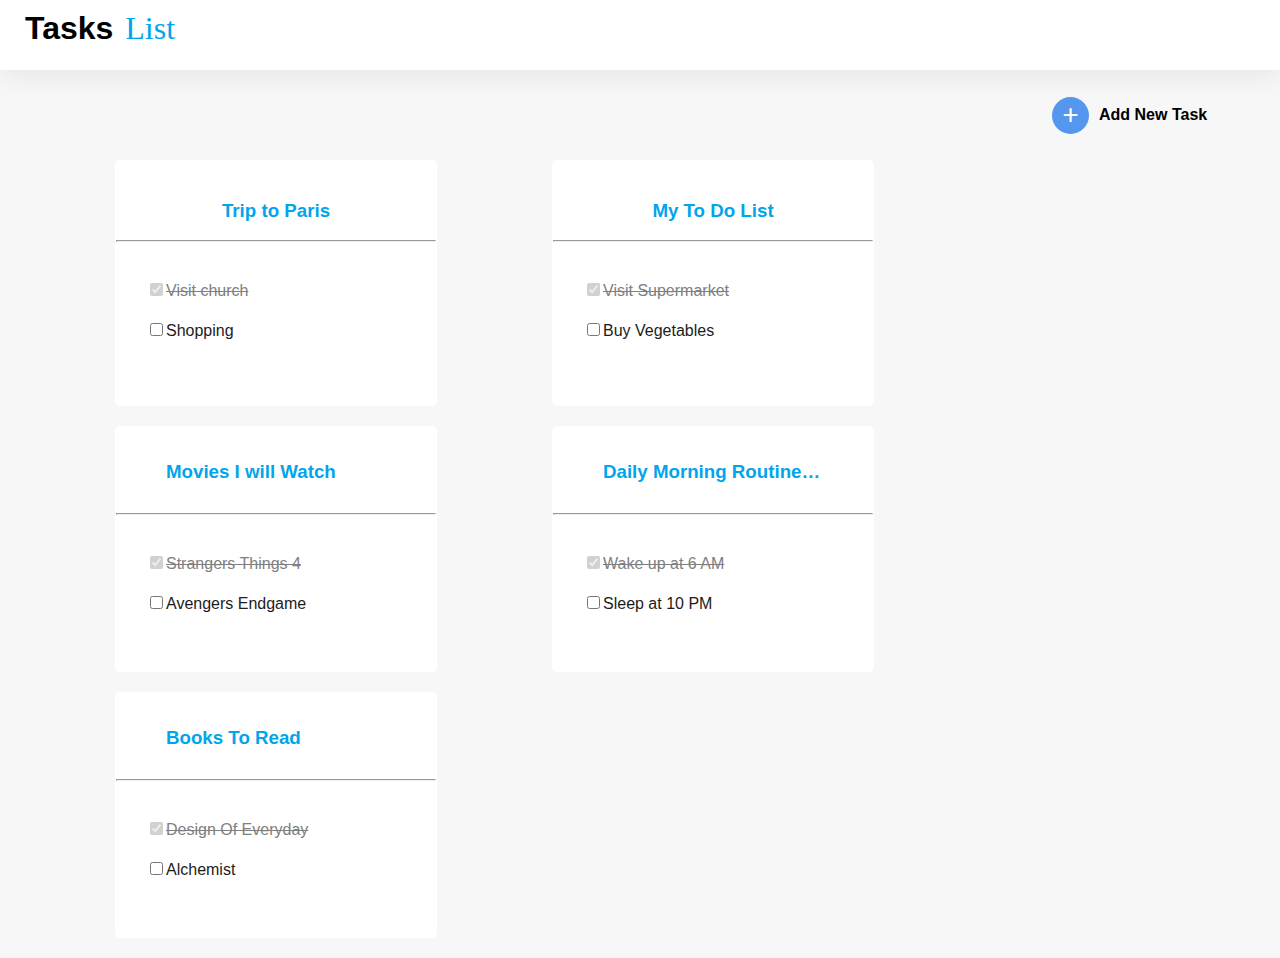
<file: index.html>
<!DOCTYPE html>
<html lang="en">
<head>
    <meta charset="UTF-8">
    <meta name="viewport" content="width=device-width, initial-scale=1.0">
    <title>Document</title>
    <link rel="stylesheet" href="./style.css">
</head>
<body>
    <nav class="navbar">
       
    <span id="Task">Tasks </span>
    <span id="List">List</span>
    </nav>

    
    <a href="./index2.html" class="icon">
       
        <span class="plus">+</span>
        <span class="addnewtask">Add New Task</span>
    </a>

    <div class="parent">
        <div class="box box1">
        <a href="./index3.html" id="Sa">
            <h3>Trip to Paris</h3>
        </a>
            
            <hr>
            <div class="check1">
            <input type="checkbox" name="place" id="place" value="church" disabled checked>Visit church</div>
            <div class="check2">
            <input type="checkbox" name="shopping" id="shopping" value="shopping">Shopping</div>
        </div>

        <div class="box box2">
            <h3>My To Do List</h3>
            
            <hr>
            <div class="check1">
            <input type="checkbox" name="place" id="place" value="church" disabled checked>Visit Supermarket</div>
            <div class="check2">
            <input type="checkbox" name="shopping" id="shopping" value="shopping">Buy Vegetables</div>
        </div>

       <div class="box box4">
            <h3 >Movies I will Watch</h3>
            
            <hr>
            <div class="check1">
            <input type="checkbox" name="place" id="place" value="church" disabled checked>Strangers Things 4</div>
            <div class="check2">
            <input type="checkbox" name="shopping" id="shopping" value="shopping">Avengers Endgame</div>
        </div>

        
       <div class="box box4">
        <h3 >Daily Morning Routine for...</h3>
        
        <hr>
        <div class="check1">
        <input type="checkbox" name="place" id="place" value="church" disabled checked>Wake up at 6 AM</div>
        <div class="check2">
        <input type="checkbox" name="shopping" id="shopping" value="shopping">Sleep at 10 PM</div>
    </div>


    
    <div class="box box4">
        <h3 >Books To Read</h3>
        
        <hr>
        <div class="check1">
        <input type="checkbox" name="place" id="place" value="church" disabled checked>Design Of Everyday</div>
        <div class="check2">
        <input type="checkbox" name="shopping" id="shopping" value="shopping">Alchemist</div>
    </div>
    </div>
</body>
</html>
</file>
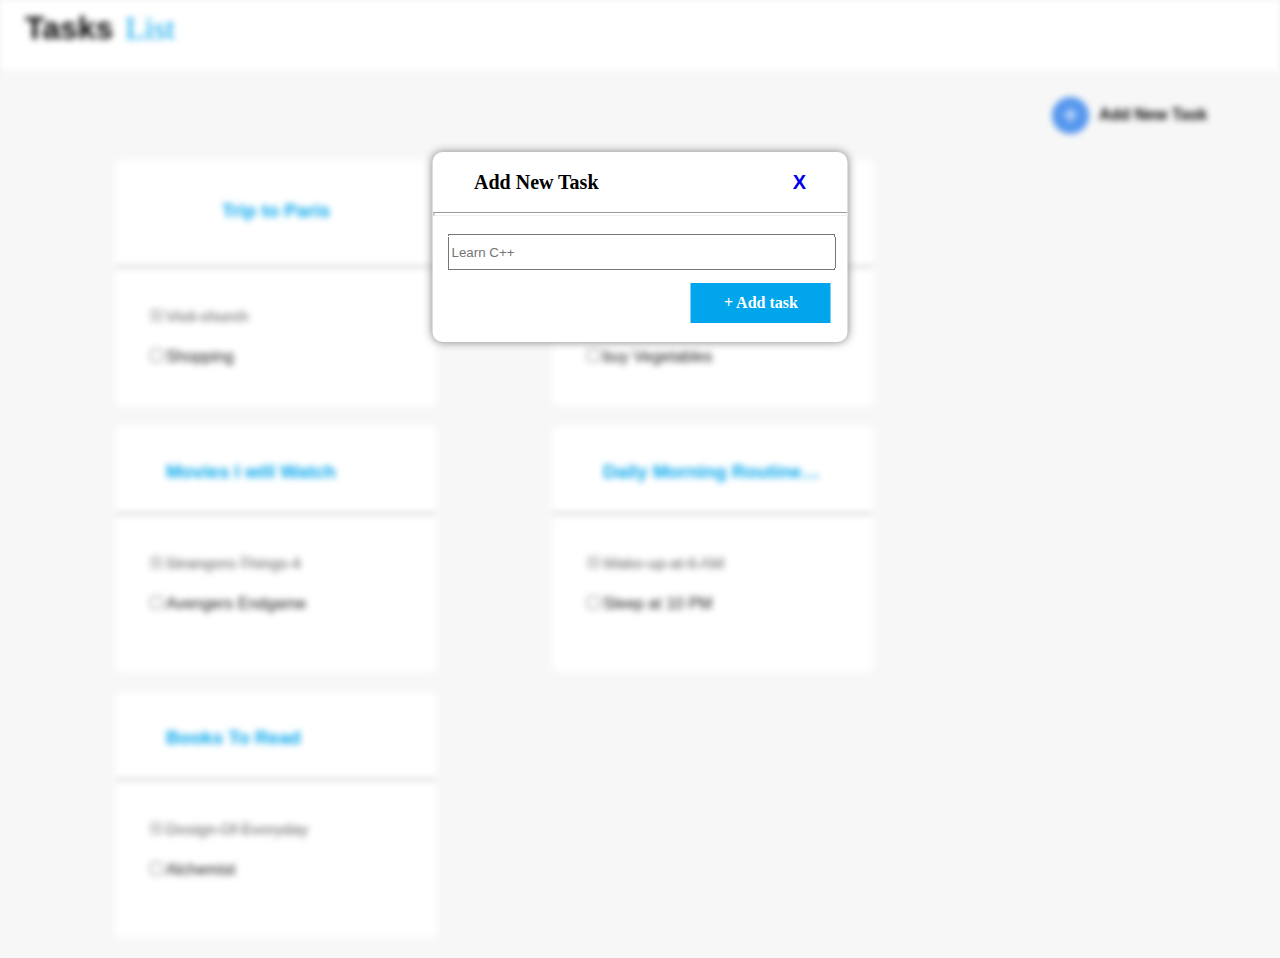
<file: index2.html>
<!DOCTYPE html>
<html lang="en">
<head>
    <meta charset="UTF-8">
    <meta name="viewport" content="width=device-width, initial-scale=1.0">
    <title>Document</title>
    <link rel="stylesheet" href="./style.css">
</head>
<body>
    <div class="parent1">
        <nav class="navbar">
            <!-- <ul>
                <li id="T">Tasks</li>
                <li id="L">List</li>
            </ul> -->
        <span id="Task">Tasks </span>
        <span id="List">List</span>
        </nav>
    
        <nav class="navbar1">
          
        </nav>
        <a href="./index2.html" class="icon">
           
            <span class="plus">+</span>
            <span class="addnewtask">Add New Task</span>
        </a>
    
        <div class="parent">
            <div class="box box1">
            <a href="./index3.html" id="Sa">
                <h3>Trip to Paris</h3>
            </a>
                <br>
                <hr>
                <div class="check1">
                <input type="checkbox" name="place" id="place" value="church" disabled checked>Visit church</div>
                <div class="check2">
                <input type="checkbox" name="shopping" id="shopping" value="shopping">Shopping</div>
            </div>
    
            <div class="box box2">
                <h3>My To Do List</h3>
                <br>
                <hr>
                <div class="check1">
                <input type="checkbox" name="place" id="place" value="church" disabled checked>Visit Supermarket</div>
                <div class="check2">
                <input type="checkbox" name="shopping" id="shopping" value="shopping">buy Vegetables</div>
            </div>
    
            <div class="box box4">
                <h3 >Movies I will Watch</h3>
                
                <hr>
                <div class="check1">
                <input type="checkbox" name="place" id="place" value="church" disabled checked>Strangers Things 4</div>
                <div class="check2">
                <input type="checkbox" name="shopping" id="shopping" value="shopping">Avengers Endgame</div>
            </div>
    
            
           <div class="box box4">
            <h3 >Daily Morning Routine for...</h3>
            
            <hr>
            <div class="check1">
            <input type="checkbox" name="place" id="place" value="church" disabled checked>Wake up at 6 AM</div>
            <div class="check2">
            <input type="checkbox" name="shopping" id="shopping" value="shopping">Sleep at 10 PM</div>
        </div>
    
    
        
        <div class="box box4">
            <h3 >Books To Read</h3>
            
            <hr>
            <div class="check1">
            <input type="checkbox" name="place" id="place" value="church" disabled checked>Design Of Everyday</div>
            <div class="check2">
            <input type="checkbox" name="shopping" id="shopping" value="shopping">Alchemist</div>
        </div>
    
        </div>
    </div>

    <div class="addnewtask1">
      <span class="addnewTaskText"> Add New Task  </span>
        <div class="cross">
            <a href="./index.html">X</a></div>
 
  
 
    <hr id="hr">  
    <input type="text" name="text" id="text" placeholder="Learn C++">

<a href="./index.html">
<div class="addtask">+ Add task</div>
        </a>

</div>
</body>
</html>
</file>
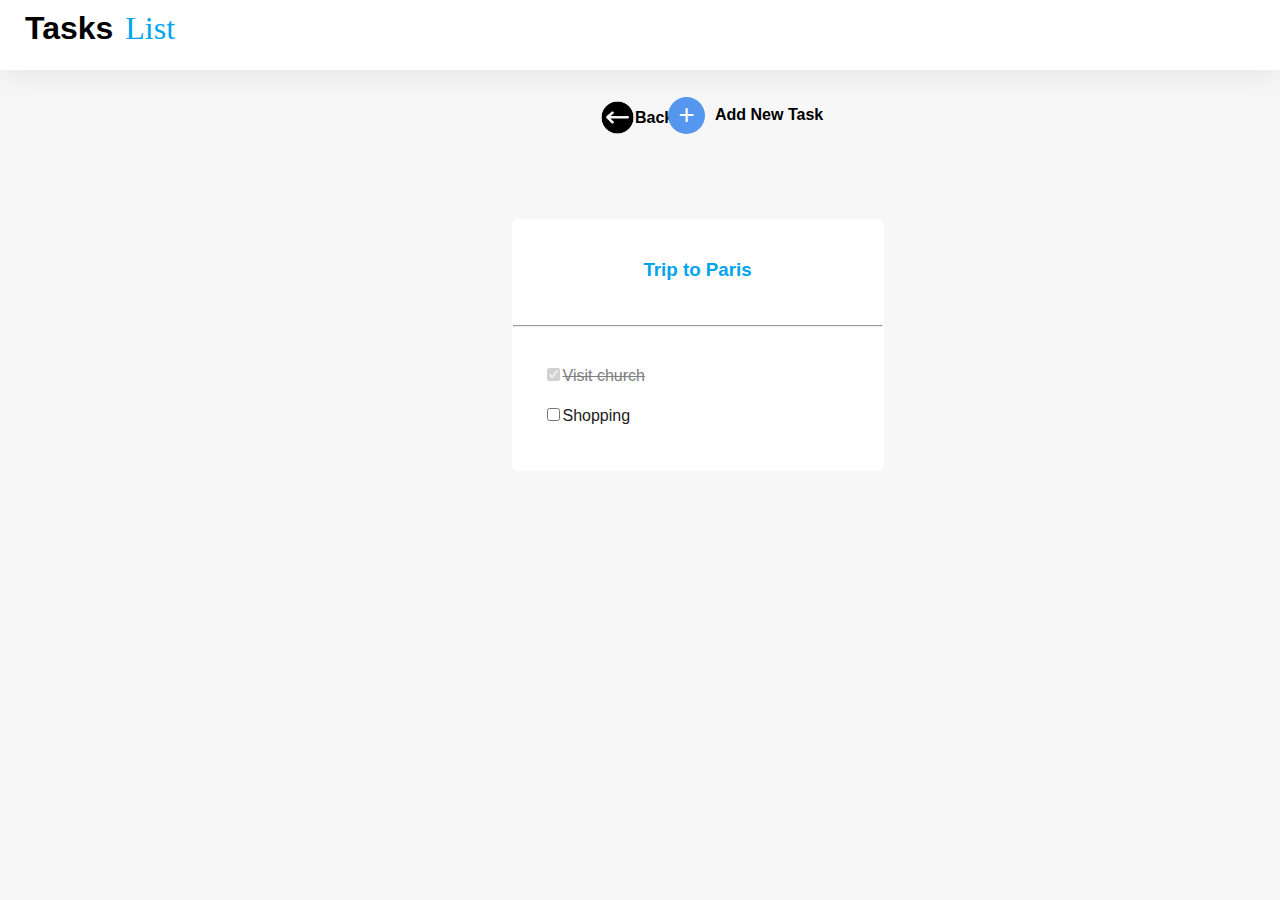
<file: index3.html>
<!DOCTYPE html>
<html lang="en">
<head>
    <meta charset="UTF-8">
    <meta name="viewport" content="width=device-width, initial-scale=1.0">
    <title>Document</title>
    <link rel="stylesheet" href="./style.css">
</head>
<body>
    <nav class="navbar">
       
    <span id="Task">Tasks </span>
    <span id="List">List</span>
    </nav>
  
  <div class="nav3">
    <a href="./index.html" class="back">
        <img src="./back.png" alt="Back button">
        <span class="back1">Back</span>
    </a>
    <a href="./index4.html" id="pg3NewTask" class="icon3">
       
        <span id="plus3" class="plus">+</span>
        <span class="addnewtask">Add New Task</span>
    </a>
  </div>
  
   
      
           

   <div class="parent" id="box6Parent">
        <div class="box6 box">
        <span id="pg3">
            <h3>Trip to Paris</h3>
        </span>
            <br>
            <hr>
            <div class="check1">
            <input type="checkbox" name="place" id="place" value="church" disabled checked>Visit church</div>
            <div class="check2">
            <input type="checkbox" name="shopping" id="shopping" value="shopping">Shopping</div>
        </div>
    </div>   
</body>
</html>
</file>
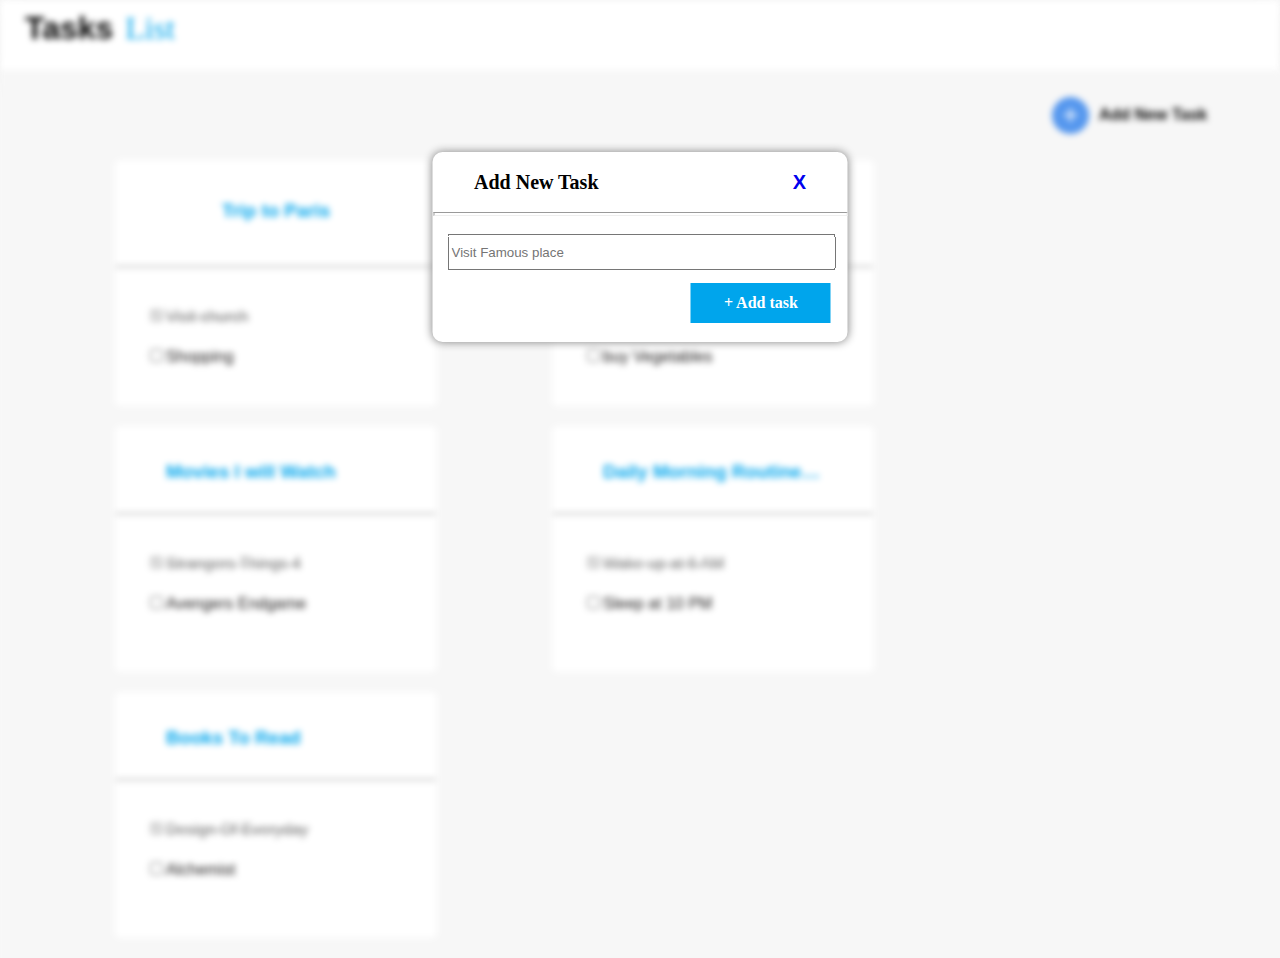
<file: index4.html>
<!DOCTYPE html>
<html lang="en">
<head>
    <meta charset="UTF-8">
    <meta name="viewport" content="width=device-width, initial-scale=1.0">
    <title>Document</title>
    <link rel="stylesheet" href="./style.css">
</head>
<body>
    <div class="parent1">
        <nav class="navbar">
           
        <span id="Task">Tasks </span>
        <span id="List">List</span>
        </nav>
    
        <nav class="navbar1">
          
        </nav>
        <a href="./index2.html" class="icon">
           
            <span class="plus">+</span>
            <span class="addnewtask">Add New Task</span>
        </a>
    
        <div class="parent">
            <div class="box box1">
            <a href="./index3.html" id="Sa">
                <h3>Trip to Paris</h3>
            </a>
                <br>
                <hr>
                <div class="check1">
                <input type="checkbox" name="place" id="place" value="church" disabled checked>Visit church</div>
                <div class="check2">
                <input type="checkbox" name="shopping" id="shopping" value="shopping">Shopping</div>
            </div>
    
            <div class="box box2">
                <h3>My To Do List</h3>
                <br>
                <hr>
                <div class="check1">
                <input type="checkbox" name="place" id="place" value="church" disabled checked>Visit Supermarket</div>
                <div class="check2">
                <input type="checkbox" name="shopping" id="shopping" value="shopping">buy Vegetables</div>
            </div>
    
            <div class="box box4">
                <h3 >Movies I will Watch</h3>
                
                <hr>
                <div class="check1">
                <input type="checkbox" name="place" id="place" value="church" disabled checked>Strangers Things 4</div>
                <div class="check2">
                <input type="checkbox" name="shopping" id="shopping" value="shopping">Avengers Endgame</div>
            </div>
    
            
           <div class="box box4">
            <h3 >Daily Morning Routine for...</h3>
            
            <hr>
            <div class="check1">
            <input type="checkbox" name="place" id="place" value="church" disabled checked>Wake up at 6 AM</div>
            <div class="check2">
            <input type="checkbox" name="shopping" id="shopping" value="shopping">Sleep at 10 PM</div>
        </div>
    
    
        
        <div class="box box4">
            <h3 >Books To Read</h3>
            
            <hr>
            <div class="check1">
            <input type="checkbox" name="place" id="place" value="church" disabled checked>Design Of Everyday</div>
            <div class="check2">
            <input type="checkbox" name="shopping" id="shopping" value="shopping">Alchemist</div>
        </div>
    
        </div>
    </div>

    <div class="addnewtask1">
      <span class="addnewTaskText"> Add New Task  </span>
        <div class="cross">
            <a href="./index.html">X</a></div>
 
  
 
    <hr id="hr">  
    <input type="text" name="text" id="text" placeholder="Visit Famous place">

<a href="./index.html">
<div class="addtask">+ Add task</div>
        </a>

</div>
</body>
</html>
</file>
<file: style.css>
body{
    margin: 0px;
    padding: 0px;
    box-sizing: border-box;
    width: 100%;
    min-height:100vh ;
    background-color:#F7F7F7;

}
html{
    width: 100%;
}


.navbar{
    font-size: 32px;
    background-color: white;
    width: 100%;
    height: 70px;
    
}

#Task{
    color: black;
    font-family: Arial, Helvetica, sans-serif;
   font-weight: bolder;
   position: relative;
   left:25px;
   top:10px;
}

#List{
    color: #00A5EC;
    position: relative;
    left:28px;
    top:10px;
}  

.navbar1{
    box-shadow: 1000px 1000px 0px 1000px #F7F7F7;
  
}


.icon{
    margin-left: 90%;
    height: 30px;
    width: 200px; 
    margin-top: 30px;
    margin-bottom: 30px;
   display: flex;
  align-items: center;
  transform: translateX(-50%);
}
.plus{
    display: flex;
    align-items: center;
    justify-content: center;
    border-radius: 50%;
    height: 37px;
    width: 37px;
    font-size: 29px;
    background-color: rgb(85, 151, 238);
    color: white;
    font-weight: bold;
    margin-right: 10px;
    
}

.addnewtask{
    display: inline-block;
    font-family: Roboto,sans-serif;
    color: black;
    text-decoration: none;
    font-weight: bold;
    width: 150px;
}

.parent{
    display: flex;
    flex-wrap: wrap;
    position: relative;
    justify-content: flex-start;
}

.box{
    height: 244px;
    width: 320px;
    background-color: white;
    font-family: Roboto,sans-serif;
    margin-left: 115px;
    margin-bottom: 20px;
    border-radius: 5px;
    border: 0.3px white solid;
    
}

.box:hover{
    box-shadow: 0px 0px 10px 0px gray;
}

h3{
    color: #00A5EC;
    display: flex;
    justify-content: center;
    padding-top: 20px;
    text-decoration: none;
}
.box2{
    height: 244px;
    width: 320px;
    background-color: white;
    font-family: Roboto,sans-serif;
    margin-left: 115px;
    margin-bottom: 20px;
    border-radius: 5px;
    border: 0.3px white solid;
   

}

#Sa{
    text-decoration: none;
}

.box4 h3{
    display: inline-block;
    position: relative;
    left: 50%;
    transform: translateX(-50%);
    /* justify-content: flex-start; */
    color: #00A5EC;
    padding-top: 15px;
   overflow: hidden;
   text-overflow:ellipsis;
   white-space: nowrap;
   width: 220px;
}

.check1{
    text-decoration: line-through;
    color: grey;
    padding-left: 30px;
    padding-top: 30px;
}

.check2{
    padding-left: 30px;
    padding-top: 10px;
    color: rgb(29, 27, 27);
    padding-top: 20px;

}


/* SECOND PAGE : */
    
.parent1{
    filter: blur(3px);
}

.addnewtask1{
height: 170px;
width: 400px;
background-color: white;
border-radius: 10px;
position: absolute;
right: 50%;
left: 50%;
top:247px;
transform: translate(-50%,-50%);
bottom: 100px;
font-size: 20px;
padding-top: 20px;
padding-left: 15px;
box-shadow: 0px 0px 10px 0px gray;
font-weight:bold ;

}
.addnewtask1:hover{
    box-shadow: 0px 0px 10px 0px gray; 
}
.addnewTaskText{
    position: absolute;
    left: 10%;
    top: 10%;
}
.cross{
position: absolute;
right: 10%;
top: 10%;
font-size: 20px;
color: black;
text-decoration: none;
font-family: Roboto,sans-serif;



}

a{
text-decoration: none;
}
.bar{
height: 10px;
width: 80%;
background-color: rgb(169, 166, 166);
color: black;

}

.cpp{
height: 30px;
right: 365px;
position: relative;
}

#text{
position: relative;
    top: 38px;
    width: 380px;
    z-index: 2;
    height: 30px;
}

.addtask{
height: 40px;
width: 140px;
background-color: #00A5EC;
color: white;
font-size: 16px;
display: flex;
justify-content: center;
align-items: center;
position: absolute;
right: 4%;
bottom: 10%;
}

#hr{
    position: relative;
    top: 30px;
    right: 14px;
    width: 103%;
    height: 2px;
}


.navbar{
    background-color: white;
    box-shadow: 0px 3px 30px #7b7b7b29;

}



/* THIRD PAGE : */
.pg3NewTask{
    position: absolute;
    right: 20px;
}
#box6Parent{
display: flex;
justify-content: center;
align-items: center;
    width: 100vw;
    min-height: 40vh;
}
.box6{
height: 250px;
width: 370px;
background-color: white;
font-family: Roboto,sans-serif;
border-radius: 5px;
border: 0.3px white solid;
margin-top: 30px;

left: 450px; 

}

#pg3{
text-align: center;
}
#pg3 h2{
    display: flex;
    justify-content: center;
    align-items: center;
}

.pg3plus{
position: relative;
right: 430px;
border-radius: 50%;
height: 30px;
width: 30px;
font-size: xx-large;
background-color: rgb(85, 151, 238);
text-decoration: none;
color: white;
font-weight: bold;
padding-left: 5px;
padding-bottom: 10px;
}


.icon2{
position: relative;
top: 1px;
left:1243px;
}

.icon3{
    
        margin-left: 60%;
        height: 30px;
        width: 200px; 
        margin-top: 30px;
        margin-bottom: 30px;
       display: flex;
      align-items: center;
      transform: translateX(-50%);
    }


.pg3addnewtask{
font-family: Roboto,sans-serif;
color: black;
text-decoration: none;
font-weight: bold;
position: relative;
bottom: 20px;
right: 400px;
}

.back{
    display: flex;
 align-items: center;
    width: 100px;
    position: absolute;
    left: 600px;
    /* display: inline-block; */
    white-space: nowrap;

}
.back1{
display: inline;
font-weight: bolder;
color: black;
text-decoration: none;
font-family: Roboto,sans-serif;

}

#index3back{
position: relative;
top: 20px;
left: 10px;
}

img{
height: 35px;
width: 35px;
}

/* FOURTH PAGE :  */

.parentpg4{
filter: blur(8px);
} 

.addnewitem{
height: 170px;
width: 400px;
background-color: white;
border-radius: 10px;
position: relative;
bottom: 350px;
left: 550px;
font-size: 20px;
padding-top: 20px;
padding-left: 15px;
font-family: Roboto,sans-serif;
border: 3px black solid;
font-weight: bold;
}




/* #############   MOBILE VIEW   #############  */




@media(max-width: 700px){
    html{
        width: 100%;
    }
 
   
    .addnewtask{
        display: none;
    }
  .icon{
      height: 40px;
      width: 40px;
      margin: 20px 0px;
      position: relative;
      margin: auto;
}
    .plus{
        position: absolute;
        z-index:2;
        left: 80%;
        top:45%;
        transform: translateX(-50%);
    }

    a{
        text-decoration: none;
    }


    .parent{
       display: flex;
       flex-direction: column;
       align-items: center;
      width: 100%;
    }

    .box{
        width: 90%;
        max-width: 250px;
        height: 250px;
        margin-left: 0;
        margin-top: 0;
        margin-bottom: 20px;
    }

    h2{
        display: flex;
        font-size: 20px;
        
    }

    .navbar{
        background-color: white;
        box-shadow: 0px 3px 30px #7b7b7b29;
        width: 100%;
       
    }


    /* #############  second page  ################ */


    .addnewtask1{
        position: absolute;
        right: 50%;
        left: 50%;
        transform: translate(-50%,-50%);
        bottom: 100px;
        width: 250px;

    }

    #text{
        position: relative;
        top: 38px;
        width: 230px;
        z-index: 2;
        height: 30px;
    }

       .parent1{
        width: 100%;
        background-color: white;
    }

    #hr{
        position: relative;
        top: 30px;
        right: 14px;
        width: 105%;
        height: 2px;
    }

    .box{
        height: 272px;
    width: 400px;
    margin-left: 0;
    margin-top: 33px;
     
    }
    .navbar{
        background-color: white;
        box-shadow: 0px 3px 30px #7b7b7b29
    }

    .addtask {
        height: 40px;
        width: 140px;
        background-color: #00A5EC;
        color: white;
        font-size: 16px;
        display: flex;
        justify-content: center;
        align-items: center;
        position: absolute;
        left: 40%;
        bottom: 10%;
    }
    /* ###########   third page   ############# */
   .nav3{
       display: flex;
       align-items: center;
       margin: 20px 0;
   }
   #pg3NewTask{
       position: relative;
       right: 0;
   }
    .pg3addnewtask{
        display: none;
    }
   #plus3{
    position: absolute;
    left: 0%;
    transform: translateX(-70%);
    margin: 0;
  }
    .box6{
        height: 250px;
        width: 250px;
    }

    .pg3plus{
        position: relative;
        right: 682px;
        bottom: -4px;
        padding-bottom: 33px;
    }
   .back{
    display: flex;
    align-items: center;
    margin-left: 10px;
    position: relative;
    left: 30px;
    top: 15px;
    font-size: 18px;
    }
    .back1{
        display: inline-block;
    }

    img{
        width: 20px;
        height: 20px;
        left: 392px;
        bottom: 329px;
    }

    #Task {
        position: relative;
        font-size: 25px;
        left: 15px;
    }
    #List {
        position: relative;
        font-size: 25px;
        left: 16px;
    }
}
</file>
